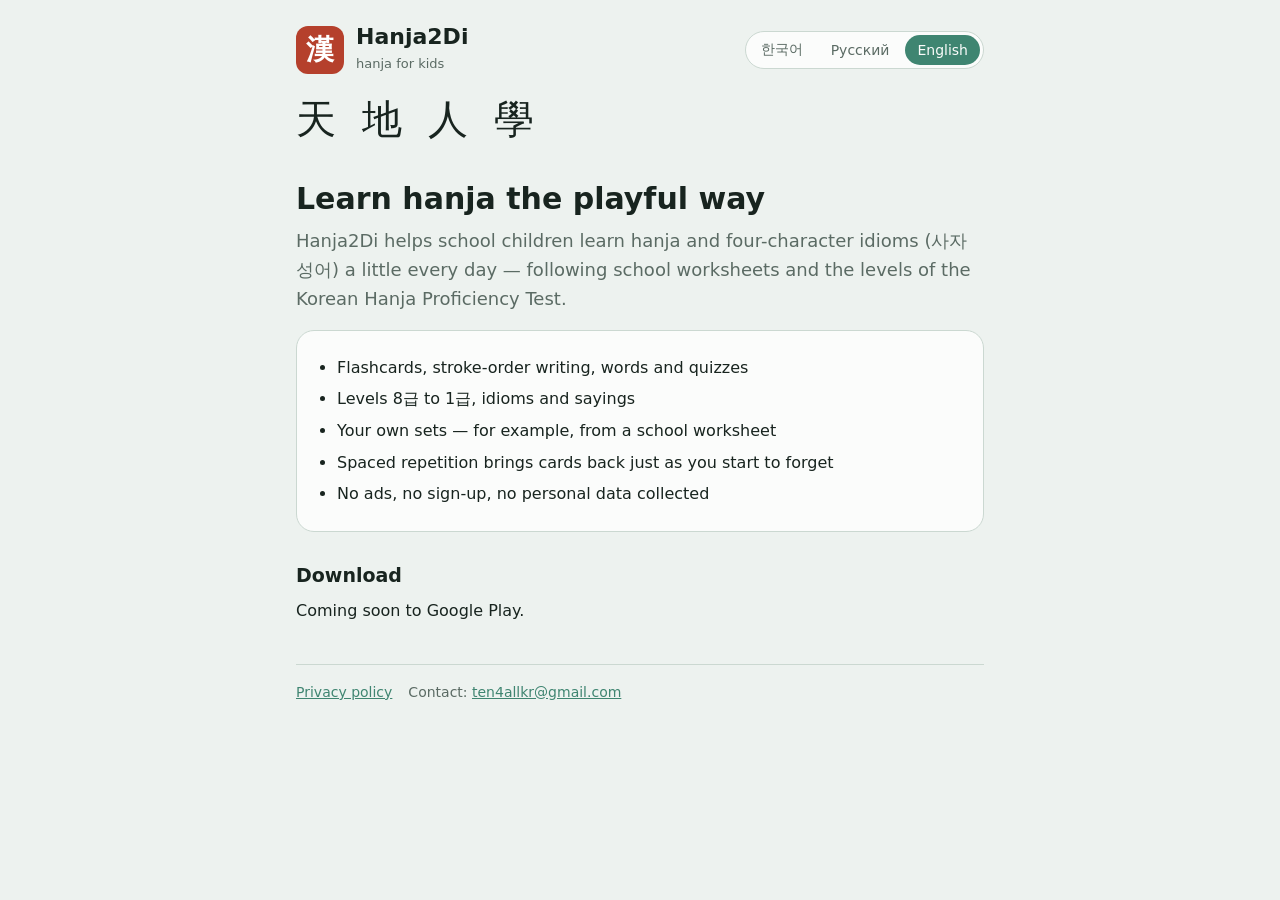
<file: index.html>
<!doctype html>
<html lang="ko">
<head>
<meta charset="utf-8">
<meta name="viewport" content="width=device-width, initial-scale=1">
<title data-ko="Hanja2Di — 어린이 한자 공부 앱" data-ru="Hanja2Di — изучение ханча для детей" data-en="Hanja2Di — hanja learning for kids">Hanja2Di — 어린이 한자 공부 앱</title>
<meta name="description" content="Hanja2Di — 어린이를 위한 한자·사자성어 공부 앱. Приложение для изучения ханча детьми.">
<meta name="theme-color" content="#3f8571">
<link rel="stylesheet" href="style.css">
</head>
<body>
<div class="wrap">
<header>
  <div class="seal" aria-hidden="true">漢</div>
  <div class="brand"><b>Hanja2Di</b><small data-l="ko">어린이 한자 공부</small><small data-l="ru">ханча для детей</small><small data-l="en">hanja for kids</small></div>
  <nav class="langs" aria-label="Language"><button data-set="ko">한국어</button><button data-set="ru">Русский</button><button data-set="en">English</button></nav>
</header>

<div class="hanrow" aria-hidden="true">天 地 人 學</div>

<section data-l="ko">
  <h1>놀이처럼 즐겁게 배우는 한자</h1>
  <p class="lead">Hanja2Di는 초등학생·중학생이 한자와 사자성어를 쉽고 꾸준히 공부하도록 돕는 앱이에요. 학교 교과서와 한자능력검정시험 급수에 맞춰 공부할 수 있어요.</p>
  <div class="card"><ul>
    <li>카드, 쓰기(필순), 낱말, 시험 — 여러 가지 방법으로 연습</li>
    <li>8급부터 1급까지 급수별 한자, 사자성어, 속담</li>
    <li>학교 프린트를 보고 나만의 세트 만들기</li>
    <li>복습 일정에 맞춰 잊을 때쯤 다시 나오는 카드</li>
    <li>광고 없음, 회원 가입 없음, 개인정보 수집 없음</li>
  </ul></div>
  <h2>다운로드</h2>
  <p>Google Play에 곧 나와요.</p>
</section>

<section data-l="ru">
  <h1>Ханча — легко и в игровой форме</h1>
  <p class="lead">Hanja2Di помогает школьникам учить иероглифы ханча и 사자성어 понемногу и регулярно. Можно заниматься по школьным листам и по уровням экзамена 한자능력검정시험.</p>
  <div class="card"><ul>
    <li>Карточки, письмо с порядком черт, слова, тесты</li>
    <li>Уровни от 8급 до 1급, 사자성어 и поговорки</li>
    <li>Свои наборы — например, по листу из школы</li>
    <li>Карточки возвращаются на повтор как раз тогда, когда начинают забываться</li>
    <li>Без рекламы, без регистрации, без сбора личных данных</li>
  </ul></div>
  <h2>Скачать</h2>
  <p>Скоро в Google Play.</p>
</section>

<section data-l="en">
  <h1>Learn hanja the playful way</h1>
  <p class="lead">Hanja2Di helps school children learn hanja and four-character idioms (사자성어) a little every day — following school worksheets and the levels of the Korean Hanja Proficiency Test.</p>
  <div class="card"><ul>
    <li>Flashcards, stroke-order writing, words and quizzes</li>
    <li>Levels 8급 to 1급, idioms and sayings</li>
    <li>Your own sets — for example, from a school worksheet</li>
    <li>Spaced repetition brings cards back just as you start to forget</li>
    <li>No ads, no sign-up, no personal data collected</li>
  </ul></div>
  <h2>Download</h2>
  <p>Coming soon to Google Play.</p>
</section>

<footer>
  <a href="privacy.html"><span data-l="ko">개인정보처리방침</span><span data-l="ru">Политика конфиденциальности</span><span data-l="en">Privacy policy</span></a>
  <span><span data-l="ko">문의</span><span data-l="ru">Связь</span><span data-l="en">Contact</span>: <a href="mailto:ten4allkr@gmail.com">ten4allkr@gmail.com</a></span>
</footer>
</div>
<script src="lang.js"></script>
</body>
</html>
</file>
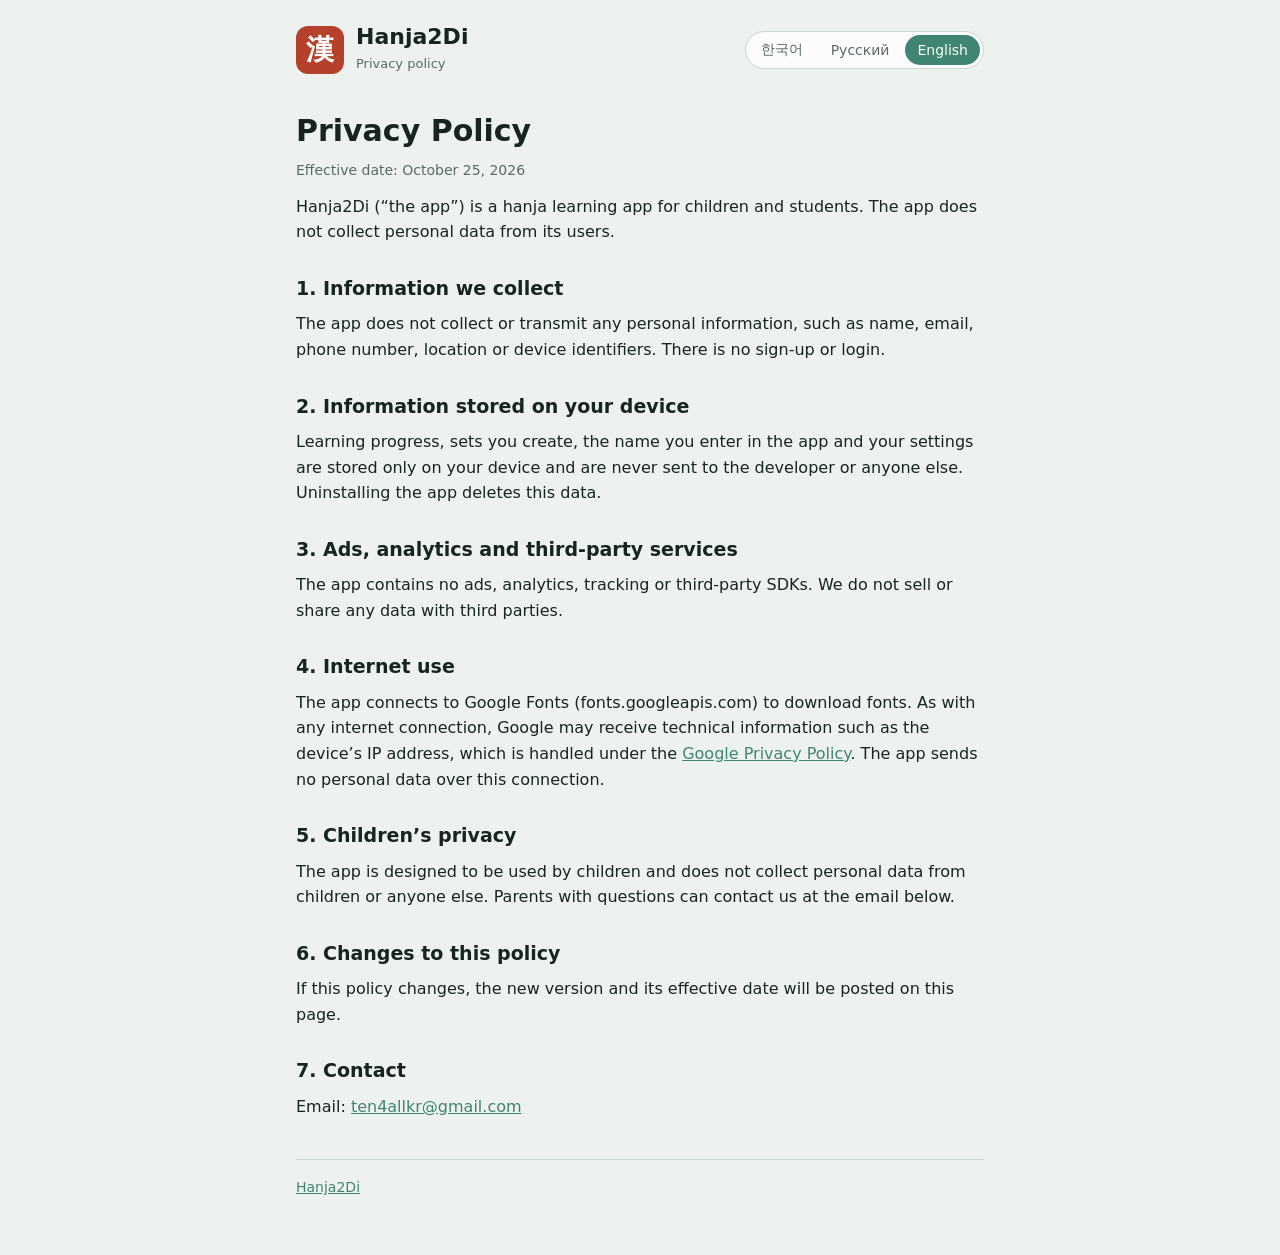
<file: privacy.html>
<!doctype html>
<html lang="ko">
<head>
<meta charset="utf-8">
<meta name="viewport" content="width=device-width, initial-scale=1">
<title data-ko="Hanja2Di 개인정보처리방침" data-ru="Hanja2Di — политика конфиденциальности" data-en="Hanja2Di Privacy Policy">Hanja2Di 개인정보처리방침</title>
<meta name="theme-color" content="#3f8571">
<link rel="stylesheet" href="style.css">
</head>
<body>
<div class="wrap">
<header>
  <a class="seal" href="./" aria-label="Hanja2Di" style="text-decoration:none">漢</a>
  <div class="brand"><b>Hanja2Di</b><small data-l="ko">개인정보처리방침</small><small data-l="ru">Политика конфиденциальности</small><small data-l="en">Privacy policy</small></div>
  <nav class="langs" aria-label="Language"><button data-set="ko">한국어</button><button data-set="ru">Русский</button><button data-set="en">English</button></nav>
</header>

<article data-l="ko">
  <h1>개인정보처리방침</h1>
  <p class="note">시행일: 2026년 10월 25일</p>
  <p>Hanja2Di(이하 “앱”)는 어린이와 학생을 위한 한자 공부 앱입니다. 앱은 이용자의 개인정보를 수집하지 않습니다.</p>
  <h2>1. 수집하는 정보</h2>
  <p>앱은 이름, 이메일, 전화번호, 위치, 기기 식별자 등 어떤 개인정보도 수집하거나 전송하지 않습니다. 회원 가입이나 로그인이 없습니다.</p>
  <h2>2. 기기에 저장되는 정보</h2>
  <p>공부 진도, 직접 만든 세트, 앱에서 입력한 이름, 설정은 이용자의 기기 안에만 저장되며 개발자나 다른 누구에게도 전송되지 않습니다. 앱을 삭제하면 이 정보도 함께 삭제됩니다.</p>
  <h2>3. 광고·분석·제3자 서비스</h2>
  <p>앱에는 광고, 분석 도구, 추적 기능, 제3자 SDK가 없습니다. 개인정보를 판매하거나 제3자에게 제공하지 않습니다.</p>
  <h2>4. 인터넷 사용</h2>
  <p>앱은 화면 글꼴을 내려받기 위해 Google Fonts(fonts.googleapis.com)에 접속합니다. 이때 일반적인 인터넷 연결과 마찬가지로 기기의 IP 주소 등 기술 정보가 Google에 전달될 수 있으며, 이는 <a href="https://policies.google.com/privacy" target="_blank" rel="noopener">Google 개인정보처리방침</a>에 따라 처리됩니다. 앱은 이 연결로 개인정보를 보내지 않습니다.</p>
  <h2>5. 어린이의 개인정보</h2>
  <p>앱은 어린이도 사용할 수 있도록 만들었으며 어린이를 포함한 누구의 개인정보도 수집하지 않습니다. 보호자께서 궁금한 점이 있으면 아래 이메일로 연락해 주세요.</p>
  <h2>6. 방침의 변경</h2>
  <p>이 방침이 바뀌면 이 페이지에 새 내용과 시행일을 게시합니다.</p>
  <h2>7. 문의</h2>
  <p>이메일: <a href="mailto:ten4allkr@gmail.com">ten4allkr@gmail.com</a></p>
</article>

<article data-l="ru">
  <h1>Политика конфиденциальности</h1>
  <p class="note">Действует с 25 октября 2026 года</p>
  <p>Hanja2Di («приложение») — приложение для изучения ханча детьми и школьниками. Приложение не собирает персональные данные пользователей.</p>
  <h2>1. Какие данные собираются</h2>
  <p>Приложение не собирает и не передаёт никакие персональные данные: имя, почту, номер телефона, местоположение, идентификаторы устройства и т.&nbsp;п. В приложении нет регистрации и входа в аккаунт.</p>
  <h2>2. Что хранится на устройстве</h2>
  <p>Прогресс обучения, созданные наборы, имя, введённое в приложении, и настройки хранятся только на устройстве пользователя и никуда не передаются — ни разработчику, ни третьим лицам. При удалении приложения эти данные удаляются.</p>
  <h2>3. Реклама, аналитика, сторонние сервисы</h2>
  <p>В приложении нет рекламы, аналитики, отслеживания и сторонних SDK. Мы не продаём и не передаём данные третьим лицам.</p>
  <h2>4. Доступ в интернет</h2>
  <p>Приложение обращается к Google Fonts (fonts.googleapis.com), чтобы загрузить шрифты. Как и при любом подключении к интернету, Google при этом может получить технические данные, например IP-адрес устройства; они обрабатываются по <a href="https://policies.google.com/privacy" target="_blank" rel="noopener">политике конфиденциальности Google</a>. Персональные данные через это подключение приложение не отправляет.</p>
  <h2>5. Данные детей</h2>
  <p>Приложение рассчитано в том числе на детей и не собирает персональные данные ни детей, ни взрослых. Если у родителей есть вопросы, напишите на почту ниже.</p>
  <h2>6. Изменения политики</h2>
  <p>Если политика изменится, новая версия и дата вступления в силу будут опубликованы на этой странице.</p>
  <h2>7. Контакты</h2>
  <p>Почта: <a href="mailto:ten4allkr@gmail.com">ten4allkr@gmail.com</a></p>
</article>

<article data-l="en">
  <h1>Privacy Policy</h1>
  <p class="note">Effective date: October 25, 2026</p>
  <p>Hanja2Di (“the app”) is a hanja learning app for children and students. The app does not collect personal data from its users.</p>
  <h2>1. Information we collect</h2>
  <p>The app does not collect or transmit any personal information, such as name, email, phone number, location or device identifiers. There is no sign-up or login.</p>
  <h2>2. Information stored on your device</h2>
  <p>Learning progress, sets you create, the name you enter in the app and your settings are stored only on your device and are never sent to the developer or anyone else. Uninstalling the app deletes this data.</p>
  <h2>3. Ads, analytics and third-party services</h2>
  <p>The app contains no ads, analytics, tracking or third-party SDKs. We do not sell or share any data with third parties.</p>
  <h2>4. Internet use</h2>
  <p>The app connects to Google Fonts (fonts.googleapis.com) to download fonts. As with any internet connection, Google may receive technical information such as the device’s IP address, which is handled under the <a href="https://policies.google.com/privacy" target="_blank" rel="noopener">Google Privacy Policy</a>. The app sends no personal data over this connection.</p>
  <h2>5. Children’s privacy</h2>
  <p>The app is designed to be used by children and does not collect personal data from children or anyone else. Parents with questions can contact us at the email below.</p>
  <h2>6. Changes to this policy</h2>
  <p>If this policy changes, the new version and its effective date will be posted on this page.</p>
  <h2>7. Contact</h2>
  <p>Email: <a href="mailto:ten4allkr@gmail.com">ten4allkr@gmail.com</a></p>
</article>

<footer><a href="./">Hanja2Di</a></footer>
</div>
<script src="lang.js"></script>
</body>
</html>
</file>
<file: style.css>
:root{--bg:#edf2ef;--paper:#fbfcfb;--ink:#18241f;--muted:#5b6b64;--line:#cbd8d1;--accent:#3f8571;--accent-soft:#dcebe4;--seal:#b5402c;
--f-han:"Noto Serif KR","Batang",serif;--f-body:"Onest","Noto Sans KR",system-ui,-apple-system,"Apple SD Gothic Neo","Malgun Gothic",sans-serif;color-scheme:light}
@media (prefers-color-scheme:dark){:root:not([data-theme="light"]){--bg:#0f1513;--paper:#17201c;--ink:#e3ece7;--muted:#93a59c;--line:#2a3832;--accent:#73c2a9;--accent-soft:#1f3a31;--seal:#ea7a63;color-scheme:dark}}
*{box-sizing:border-box}
body{margin:0;background:var(--bg);color:var(--ink);font:16px/1.6 var(--f-body)}
.wrap{max-width:720px;margin:0 auto;padding:24px 16px 56px}
header{display:flex;align-items:center;gap:12px;flex-wrap:wrap}
.seal{flex:none;width:48px;height:48px;border-radius:12px;background:var(--seal);color:#fff;display:grid;place-items:center;font:700 28px var(--f-han)}
.brand{flex:1;min-width:0}.brand b{display:block;font-size:22px;line-height:1.2}.brand small{color:var(--muted);font-size:13px}
.langs{display:flex;gap:4px;background:var(--paper);border:1px solid var(--line);border-radius:999px;padding:3px}
.langs button{border:0;background:none;color:var(--muted);font:500 14px var(--f-body);padding:6px 12px;border-radius:999px;cursor:pointer}
.langs button[aria-pressed="true"]{background:var(--accent);color:var(--paper)}
h1{font-size:30px;line-height:1.25;margin:36px 0 10px}
h2{font-size:19px;margin:28px 0 8px}
p{margin:0 0 12px}
.lead{font-size:18px;color:var(--muted)}
.card{background:var(--paper);border:1px solid var(--line);border-radius:18px;padding:18px 20px;margin-top:16px}
ul{margin:0;padding-left:20px}li{margin:6px 0}
.hanrow{font:400 40px/1.2 var(--f-han);letter-spacing:8px;margin:20px 0 4px}
.btn{display:inline-block;background:var(--accent);color:var(--paper);text-decoration:none;font-weight:700;padding:12px 20px;border-radius:999px;margin:8px 8px 0 0}
.btn.ghost{background:none;color:var(--accent);border:1px solid var(--accent)}
.note{color:var(--muted);font-size:14px}
a{color:var(--accent);overflow-wrap:anywhere}
footer{margin-top:40px;padding-top:16px;border-top:1px solid var(--line);color:var(--muted);font-size:14px;display:flex;gap:16px;flex-wrap:wrap}
[data-l]{display:none}html[lang="ru"] [data-l="ru"],html[lang="ko"] [data-l="ko"],html[lang="en"] [data-l="en"]{display:revert}
@media (max-width:560px){.langs{flex-basis:100%;justify-content:center}.langs button{flex:1}}
html[lang="ko"] body{word-break:keep-all}
</file>
